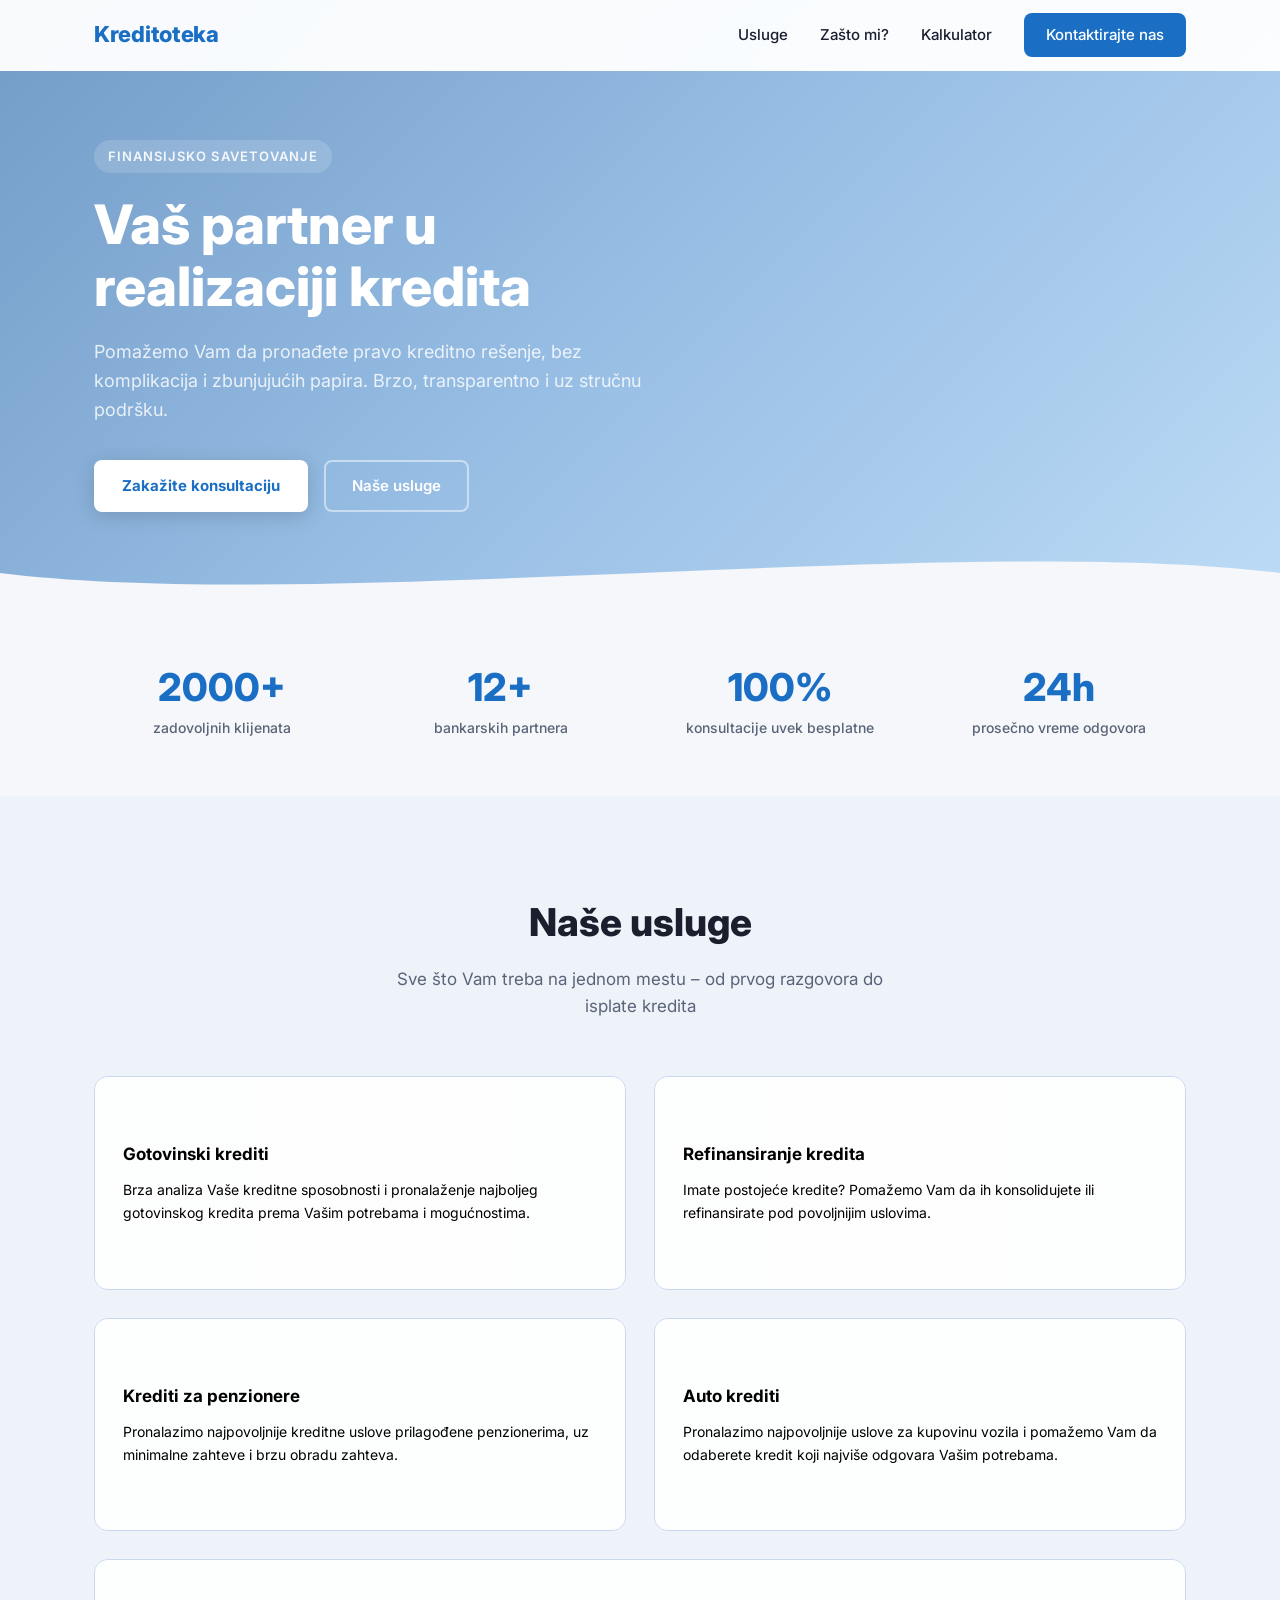
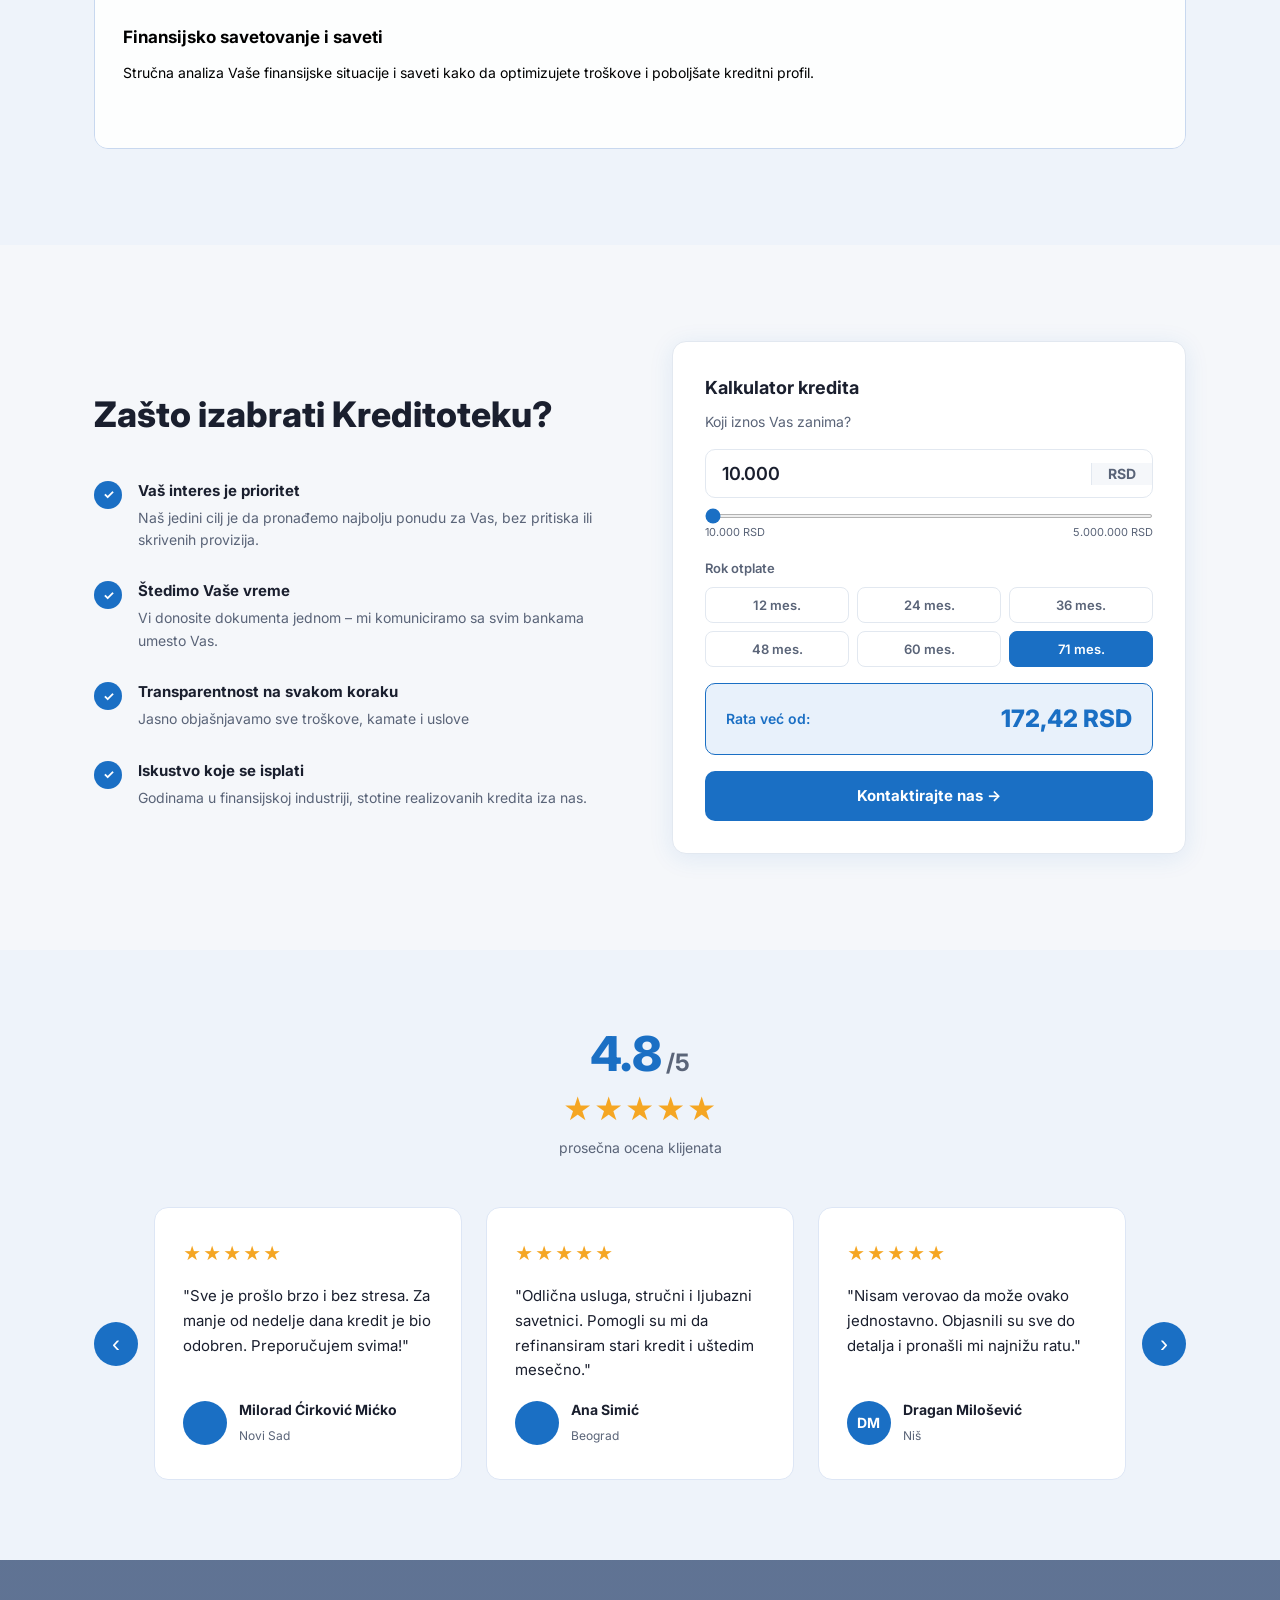
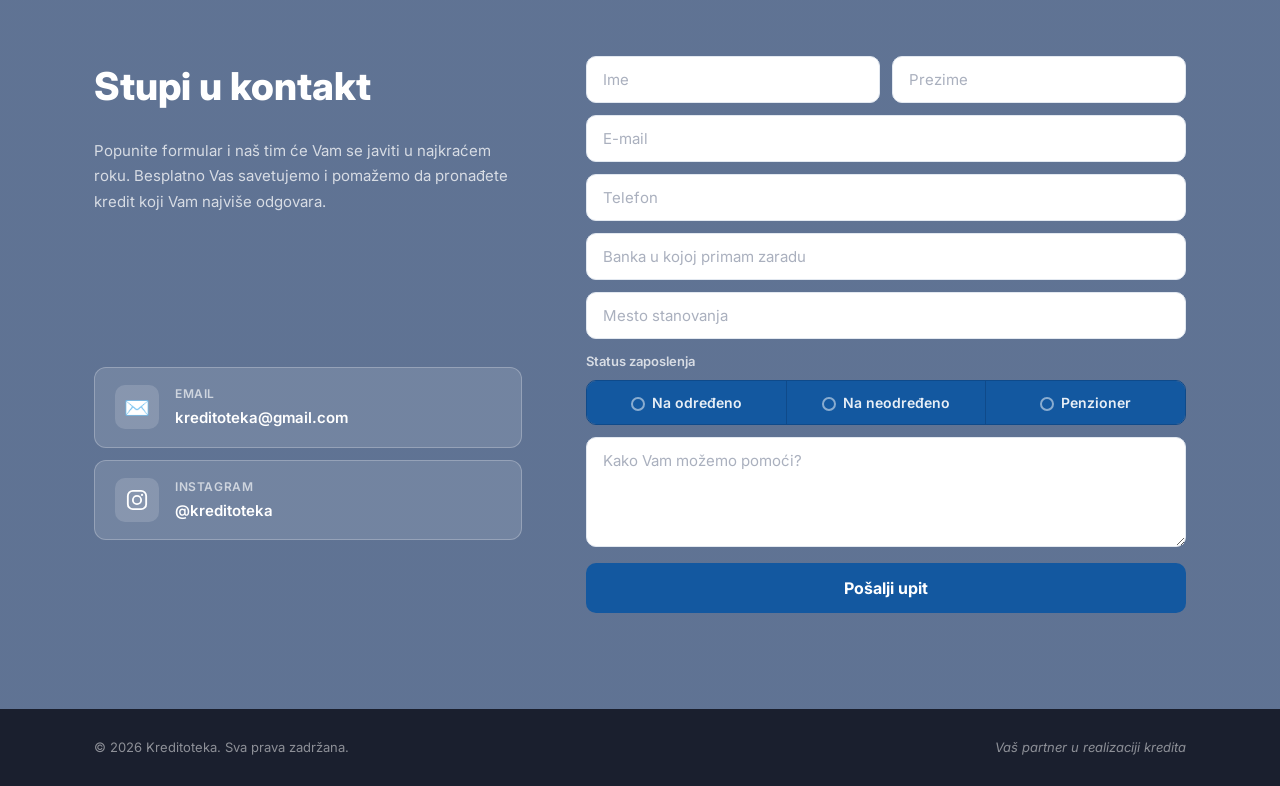
<file: index.html>
<!DOCTYPE html>
<html lang="sr">
<head>
  <meta charset="UTF-8" />
  <meta name="viewport" content="width=device-width, initial-scale=1.0" />
  <title>Kreditoteka – Vaš partner u realizaciji kredita</title>
  <meta name="description" content="Kreditoteka – stručno finansijsko savetovanje i podrška pri podizanju kredita." />
  <link rel="stylesheet" href="style.css" />
  <link rel="icon" type="image/svg+xml" href="data:image/svg+xml,<svg xmlns='http://www.w3.org/2000/svg' viewBox='0 0 32 32'><rect width='32' height='32' rx='8' fill='%231a6fc4'/><text x='50%25' y='50%25' dominant-baseline='central' text-anchor='middle' font-family='Inter,Arial,sans-serif' font-weight='800' font-size='20' fill='white'>K</text></svg>" />
  <link rel="preconnect" href="https://fonts.googleapis.com" />
  <link rel="preconnect" href="https://fonts.gstatic.com" crossorigin />
  <link href="https://fonts.googleapis.com/css2?family=Inter:wght@400;500;600;700;800&display=swap" rel="stylesheet" />
</head>
<body>

  <!-- NAV -->
  <header class="nav">
    <div class="container nav-inner">
      <a href="#" class="nav-logo">
        Kreditoteka
      </a>
      <nav class="nav-links">
        <a href="#usluge">Usluge</a>
        <a href="#zasto-mi">Zašto mi?</a>
        <a href="#zasto-mi">Kalkulator</a>
        <a href="#kontakt" class="btn-nav">Kontaktirajte nas</a>
      </nav>
      <button class="hamburger" id="hamburger" aria-label="Meni">
        <span></span><span></span><span></span>
      </button>
    </div>
    <div class="mobile-menu" id="mobileMenu">
      <a href="#usluge" onclick="closeMenu()">Usluge</a>
      <a href="#zasto-mi" onclick="closeMenu()">Zašto mi?</a>
      <a href="#kontakt" onclick="closeMenu()">Kontaktirajte nas</a>
    </div>
  </header>

  <!-- HERO -->
  <section class="hero">
    <div class="hero-bg"></div>
    <div class="container hero-content">
      <div class="hero-text">
        <span class="hero-tag">Finansijsko savetovanje</span>
        <h1>Vaš partner u<br />realizaciji <span class="accent">kredita</span></h1>
        <p class="hero-sub">Pomažemo Vam da pronađete pravo kreditno rešenje, bez komplikacija i zbunjujućih papira. Brzo, transparentno i uz stručnu podršku.</p>
        <div class="hero-cta">
          <a href="#kontakt" class="btn-primary">Zakažite konsultaciju</a>
          <a href="#usluge" class="btn-ghost">Naše usluge</a>
        </div>
      </div>
    </div>
    <div class="hero-wave">
      <svg viewBox="0 0 1440 80" xmlns="http://www.w3.org/2000/svg" preserveAspectRatio="none">
        <path d="M0,40 C360,80 1080,0 1440,40 L1440,80 L0,80 Z" fill="#f5f7fa"/>
      </svg>
    </div>
  </section>

  <!-- STATS -->
  <section class="stats">
    <div class="container stats-grid">
      <div class="stat">
        <strong>2000+</strong>
        <span>zadovoljnih klijenata</span>
      </div>
      <div class="stat">
        <strong>12+</strong>
        <span>bankarskih partnera</span>
      </div>
      <div class="stat">
        <strong>100%</strong>
        <span>konsultacije uvek besplatne</span>
      </div>
      <div class="stat">
        <strong>24h</strong>
        <span>prosečno vreme odgovora</span>
      </div>
    </div>
  </section>

  <!-- USLUGE -->
  <section class="usluge" id="usluge">
    <div class="container">
      <div class="section-header">
        <h2>Naše usluge</h2>
        <p>Sve što Vam treba na jednom mestu – od prvog razgovora do isplate kredita</p>
      </div>
      <div class="cards">
        <div class="card card-gotovinski">
          <div class="card-icon">💳</div>
          <h3>Gotovinski krediti</h3>
          <p>Brza analiza Vaše kreditne sposobnosti i pronalaženje najboljeg gotovinskog kredita prema Vašim potrebama i mogućnostima.</p>
        </div>
        <div class="card card-refinansiranje">
          <div class="card-icon">🔄</div>
          <h3>Refinansiranje kredita</h3>
          <p>Imate postojeće kredite? Pomažemo Vam da ih konsolidujete ili refinansirate pod povoljnijim uslovima.</p>
        </div>
        <div class="card card-penzioneri">
          <div class="card-icon">👴</div>
          <h3>Krediti za penzionere</h3>
          <p>Pronalazimo najpovoljnije kreditne uslove prilagođene penzionerima, uz minimalne zahteve i brzu obradu zahteva.</p>
        </div>
        <div class="card card-auto">
          <div class="card-icon">🚗</div>
          <h3>Auto krediti</h3>
          <p>Pronalazimo najpovoljnije uslove za kupovinu vozila i pomažemo Vam da odaberete kredit koji najviše odgovara Vašim potrebama.</p>
        </div>
        <div class="card card-finansijsko card-wide">
          <div class="card-icon">📊</div>
          <h3>Finansijsko savetovanje i saveti</h3>
          <p>Stručna analiza Vaše finansijske situacije i saveti kako da optimizujete troškove i poboljšate kreditni profil.</p>
        </div>
      </div>
    </div>
  </section>

  <!-- ZASTO MI -->
  <section class="zasto" id="zasto-mi">
    <div class="container zasto-inner">
      <div class="zasto-text">
        <h2>Zašto izabrati Kreditoteku?</h2>
        <ul class="check-list">
          <li>
            <span class="check">✓</span>
            <div>
              <strong>Vaš interes je prioritet</strong>
              <p>Naš jedini cilj je da pronađemo najbolju ponudu za Vas, bez pritiska ili skrivenih provizija.</p>
            </div>
          </li>
          <li>
            <span class="check">✓</span>
            <div>
              <strong>Štedimo Vaše vreme</strong>
              <p>Vi donosite dokumenta jednom – mi komuniciramo sa svim bankama umesto Vas.</p>
            </div>
          </li>
          <li>
            <span class="check">✓</span>
            <div>
              <strong>Transparentnost na svakom koraku</strong>
              <p>Jasno objašnjavamo sve troškove, kamate i uslove</p>
            </div>
          </li>
          <li>
            <span class="check">✓</span>
            <div>
              <strong>Iskustvo koje se isplati</strong>
              <p>Godinama u finansijskoj industriji, stotine realizovanih kredita iza nas.</p>
            </div>
          </li>
        </ul>
      </div>
      <div class="zasto-visual">
        <div class="visual-card calc-card" id="kalkulator">
          <h4 class="calc-title">Kalkulator kredita</h4>
          <p class="calc-subtitle">Koji iznos Vas zanima?</p>
          <div class="calc-amount-wrap">
            <input type="text" id="calcAmount" value="10.000" inputmode="numeric" placeholder="Unesite iznos" />
            <span class="calc-currency">RSD</span>
          </div>
          <div class="calc-slider-wrap">
            <input type="range" id="calcSlider" min="10000" max="5000000" step="10000" value="10000" />
            <div class="calc-slider-labels">
              <span>10.000 RSD</span><span>5.000.000 RSD</span>
            </div>
          </div>
          <div class="calc-months-wrap">
            <label class="calc-field-label">Rok otplate</label>
            <div class="calc-months-btns">
              <button class="month-btn" data-months="12">12 mes.</button>
              <button class="month-btn" data-months="24">24 mes.</button>
              <button class="month-btn" data-months="36">36 mes.</button>
              <button class="month-btn" data-months="48">48 mes.</button>
              <button class="month-btn" data-months="60">60 mes.</button>
              <button class="month-btn active" data-months="71">71 mes.</button>
            </div>
          </div>
          <div class="calc-result">
            <span>Rata već od:</span>
            <strong id="calcOutput">193,00 €</strong>
          </div>
          <a href="#kontakt" class="btn-calc">Kontaktirajte nas →</a>
        </div>
      </div>
    </div>
  </section>

  <!-- KONTAKT -->
  <section class="recenzije">
    <div class="container">
      <div class="recenzije-header">
        <div class="prosecna-ocena">
          <div class="ocena-red">
            <span class="ocena-broj">4.8</span>
            <span class="ocena-max">/5</span>
          </div>
          <div class="zvezde">★★★★★</div>
          <span class="ocena-tekst">prosečna ocena klijenata</span>
        </div>
      </div>
      <div class="karusel-wrapper">
        <button class="karusel-btn karusel-prev">&#8249;</button>
        <div class="karusel-track-outer">
          <div class="karusel-track">
            <div class="recenzija-kartica">
              <div class="rec-zvezde">★★★★★</div>
              <p>"Sve je prošlo brzo i bez stresa. Za manje od nedelje dana kredit je bio odobren. Preporučujem svima!"</p>
              <div class="rec-autor">
                <div class="rec-inicijali" style="background-image:url('https://images.unsplash.com/photo-1472099645785-5658abf4ff4e?w=100&q=80');background-size:cover;background-position:center;"></div>
                <div>
                  <strong>Milorad Ćirković Mićko</strong>
                  <span>Novi Sad</span>
                </div>
              </div>
            </div>
            <div class="recenzija-kartica">
              <div class="rec-zvezde">★★★★★</div>
              <p>"Odlična usluga, stručni i ljubazni savetnici. Pomogli su mi da refinansiram stari kredit i uštedim mesečno."</p>
              <div class="rec-autor">
                <div class="rec-inicijali" style="background-image:url('https://images.unsplash.com/photo-1494790108377-be9c29b29330?w=100&q=80');background-size:cover;background-position:center;"></div>
                <div>
                  <strong>Ana Simić</strong>
                  <span>Beograd</span>
                </div>
              </div>
            </div>
            <div class="recenzija-kartica">
              <div class="rec-zvezde">★★★★★</div>
              <p>"Nisam verovao da može ovako jednostavno. Objasnili su sve do detalja i pronašli mi najnižu ratu."</p>
              <div class="rec-autor">
                <div class="rec-inicijali">DM</div>
                <div>
                  <strong>Dragan Milošević</strong>
                  <span>Niš</span>
                </div>
              </div>
            </div>
            <div class="recenzija-kartica">
              <div class="rec-zvezde">★★★★☆</div>
              <p>"Profesionalan tim koji zaista brine o klijentima. Auto kredit sredili smo za dva dana."</p>
              <div class="rec-autor">
                <div class="rec-inicijali" style="background-image:url('https://images.unsplash.com/photo-1438761681033-6461ffad8d80?w=100&q=80');background-size:cover;background-position:center;"></div>
                <div>
                  <strong>Jelena Petrović</strong>
                  <span>Kragujevac</span>
                </div>
              </div>
            </div>
            <div class="recenzija-kartica">
              <div class="rec-zvezde">★★★★★</div>
              <p>"Kao penzioner nisam znao kuda da se okrenemo. Kreditoteka nas je provela kroz ceo proces bez ikakvih komplikacija."</p>
              <div class="rec-autor">
                <div class="rec-inicijali">SR</div>
                <div>
                  <strong>Slobodan Radović</strong>
                  <span>Subotica</span>
                </div>
              </div>
            </div>
          </div>
        </div>
        <button class="karusel-btn karusel-next">&#8250;</button>
      </div>
    </div>
  </section>

  <section class="kontakt" id="kontakt">
    <div class="container kontakt-inner-new">
      <div class="kontakt-left">
        <h2>Stupi u kontakt</h2>
        <p>Popunite formular i naš tim će Vam se javiti u najkraćem roku. Besplatno Vas savetujemo i pomažemo da pronađete kredit koji Vam najviše odgovara.</p>
      </div>
      <div class="kontakt-right">
        <form class="forma" id="kontaktForma" action="https://formspree.io/f/xwvdvnja" method="POST">
          <input type="hidden" name="_next" value="https://kreditoteka.netlify.app/success.html" />
          <div class="forma-row">
            <input type="text" name="ime" placeholder="Ime" required />
            <input type="text" name="prezime" placeholder="Prezime" required />
          </div>
          <input type="email" name="email" placeholder="E-mail" required />
          <input type="tel" name="telefon" placeholder="Telefon" required />
          <input type="text" name="banka" placeholder="Banka u kojoj primam zaradu" />
          <input type="text" name="mesto" placeholder="Mesto stanovanja" />
          <label class="forma-label">Status zaposlenja</label>
          <div class="status-group">
            <button type="button" class="status-btn" data-value="odredjeno"><span class="radio-dot"></span>Na određeno</button>
            <button type="button" class="status-btn" data-value="neodredjeno"><span class="radio-dot"></span>Na neodređeno</button>
            <button type="button" class="status-btn" data-value="penzioner"><span class="radio-dot"></span>Penzioner</button>
          </div>
          <input type="hidden" id="statusZaposlenja" name="status" />
          <textarea name="poruka" rows="4" placeholder="Kako Vam možemo pomoći?"></textarea>
          <button type="submit" class="btn-forma">Pošalji upit</button>
        </form>
      </div>
      <div class="kontakt-kartice">
          <a href="mailto:kreditoteka@gmail.com" class="kontakt-kartica">
            <div class="kontakt-kartica-ikona">✉️</div>
            <div>
              <strong>Email</strong>
              <span>kreditoteka@gmail.com</span>
            </div>
          </a>
          <a href="https://www.instagram.com/kreditoteka" target="_blank" rel="noopener noreferrer" class="kontakt-kartica">
            <div class="kontakt-kartica-ikona">
              <svg width="22" height="22" viewBox="0 0 24 24" fill="none" xmlns="http://www.w3.org/2000/svg">
                <rect x="2" y="2" width="20" height="20" rx="5.5" stroke="currentColor" stroke-width="2"/>
                <circle cx="12" cy="12" r="4.5" stroke="currentColor" stroke-width="2"/>
                <circle cx="17.5" cy="6.5" r="1.25" fill="currentColor"/>
              </svg>
            </div>
            <div>
              <strong>Instagram</strong>
              <span>@kreditoteka</span>
            </div>
          </a>
        </div>
    </div>
  </section>

  <!-- FOOTER -->
  <footer class="footer">
    <div class="container footer-inner">
      <p>© 2026 Kreditoteka. Sva prava zadržana.</p>
      <p class="footer-tag">Vaš partner u realizaciji kredita</p>
    </div>
  </footer>

  <script>
    const hamburger = document.getElementById('hamburger');
    const mobileMenu = document.getElementById('mobileMenu');

    hamburger.addEventListener('click', () => {
      hamburger.classList.toggle('open');
      mobileMenu.classList.toggle('open');
    });

    function closeMenu() {
      hamburger.classList.remove('open');
      mobileMenu.classList.remove('open');
    }

    // Smooth scroll + nav highlight on scroll
    document.querySelectorAll('a[href^="#"]').forEach(a => {
      a.addEventListener('click', e => {
        const target = document.querySelector(a.getAttribute('href'));
        if (target) {
          e.preventDefault();
          target.scrollIntoView({ behavior: 'smooth' });
        }
      });
    });

    // Sticky nav shadow
    window.addEventListener('scroll', () => {
      document.querySelector('.nav').classList.toggle('scrolled', window.scrollY > 10);
    });

    // Loan calculator — fixed 7%
    const RATE = 7 / 100 / 12;
    let MONTHS = 71;

    function formatRS(num) {
      return num.toLocaleString('de-DE'); // tačka za hiljade, zarez za decimale (evropski)
    }
    function parseRS(str) {
      return parseFloat(str.replace(/\./g, '').replace(',', '.')) || 0;
    }

    function calcLoan(raw) {
      const monthly = raw > 0 ? (raw * RATE * Math.pow(1+RATE, MONTHS)) / (Math.pow(1+RATE, MONTHS) - 1) : 0;
      document.getElementById('calcOutput').textContent = formatRS(Math.round(monthly * 100) / 100).replace(',', ',') + ' RSD';
    }

    const amountInput = document.getElementById('calcAmount');
    const slider = document.getElementById('calcSlider');

    amountInput.addEventListener('input', () => {
      const digits = amountInput.value.replace(/\./g, '').replace(/[^0-9]/g, '');
      let num = parseInt(digits) || 0;
      if (num > 5000000) num = 5000000;
      const pos = amountInput.selectionStart;
      const oldLen = amountInput.value.length;
      amountInput.value = num > 0 ? formatRS(num) : '';
      const newLen = amountInput.value.length;
      amountInput.setSelectionRange(pos + (newLen - oldLen), pos + (newLen - oldLen));
      slider.value = Math.min(Math.max(num, 10000), 5000000);
      calcLoan(num);
    });

    slider.addEventListener('input', () => {
      const num = parseInt(slider.value);
      amountInput.value = formatRS(num);
      calcLoan(num);
    });

    document.querySelectorAll('.month-btn').forEach(btn => {
      btn.addEventListener('click', () => {
        document.querySelectorAll('.month-btn').forEach(b => b.classList.remove('active'));
        btn.classList.add('active');
        MONTHS = parseInt(btn.dataset.months);
        calcLoan(parseRS(amountInput.value));
      });
    });

    // Status zaposlenja
    document.querySelectorAll('.status-btn').forEach(btn => {
      btn.addEventListener('click', () => {
        document.querySelectorAll('.status-btn').forEach(b => b.classList.remove('active'));
        btn.classList.add('active');
        document.getElementById('statusZaposlenja').value = btn.dataset.value;
      });
    });

    calcLoan(10000);

    // Animate on scroll
    const observer = new IntersectionObserver((entries) => {
      entries.forEach(e => { if (e.isIntersecting) e.target.classList.add('visible'); });
    }, { threshold: 0.1 });

    document.querySelectorAll('.card, .stat, .check-list li, .k-card').forEach(el => observer.observe(el));
  </script>
  <script>
    const track = document.querySelector('.karusel-track');
    const origCards = Array.from(document.querySelectorAll('.recenzija-kartica'));
    const prev = document.querySelector('.karusel-prev');
    const next = document.querySelector('.karusel-next');
    const total = origCards.length;

    origCards.forEach(c => track.appendChild(c.cloneNode(true)));
    origCards.forEach(c => track.insertBefore(c.cloneNode(true), track.firstChild));

    let idx = total;

    function visibleCount() {
      return window.innerWidth <= 640 ? 1 : 3;
    }

    function cardWidth() {
      return track.children[0].offsetWidth + 24;
    }

    function goTo(i, animated) {
      track.style.transition = animated ? 'transform 0.4s ease' : 'none';
      track.style.transform = `translateX(-${i * cardWidth()}px)`;
    }

    goTo(idx, false);

    track.addEventListener('transitionend', () => {
      if (idx >= total * 2) { idx = total; goTo(idx, false); }
      if (idx <= 0) { idx = total; goTo(idx, false); }
    });

    next.addEventListener('click', () => { idx++; goTo(idx, true); });
    prev.addEventListener('click', () => { idx--; goTo(idx, true); });
    window.addEventListener('resize', () => goTo(idx, false));
  </script>

</body>
</html>
</file>
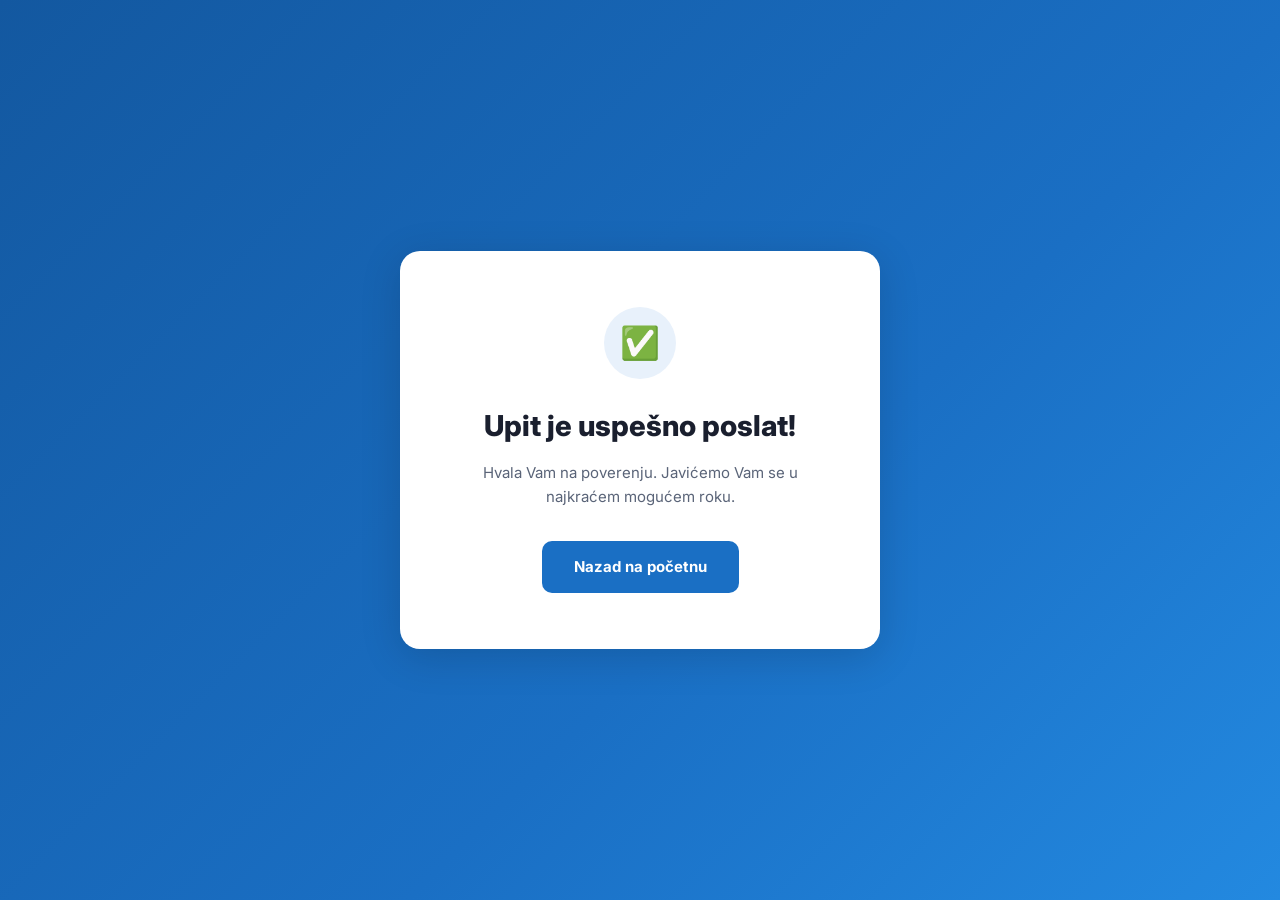
<file: success.html>
<!DOCTYPE html>
<html lang="sr">
<head>
  <meta charset="UTF-8" />
  <meta name="viewport" content="width=device-width, initial-scale=1.0" />
  <title>Upit poslat – Kreditoteka</title>
  <link rel="stylesheet" href="style.css" />
  <link href="https://fonts.googleapis.com/css2?family=Inter:wght@400;600;700;800&display=swap" rel="stylesheet" />
  <style>
    .success-page {
      min-height: 100vh;
      display: flex;
      align-items: center;
      justify-content: center;
      background: linear-gradient(135deg, #1358a0 0%, #1a6fc4 60%, #2389e0 100%);
      text-align: center;
      padding: 24px;
    }
    .success-box {
      background: white;
      border-radius: 20px;
      padding: 56px 48px;
      max-width: 480px;
      width: 100%;
      box-shadow: 0 8px 40px rgba(0,0,0,0.15);
    }
    .success-icon {
      width: 72px;
      height: 72px;
      background: #e8f1fb;
      border-radius: 50%;
      display: flex;
      align-items: center;
      justify-content: center;
      margin: 0 auto 24px;
      font-size: 2rem;
    }
    .success-box h1 {
      font-size: 1.8rem;
      font-weight: 800;
      color: #1a1f2e;
      margin-bottom: 12px;
    }
    .success-box p {
      font-size: 15px;
      color: #5a6478;
      line-height: 1.6;
      margin-bottom: 32px;
    }
    .success-box a {
      display: inline-block;
      background: #1a6fc4;
      color: white;
      font-weight: 700;
      font-size: 15px;
      padding: 14px 32px;
      border-radius: 10px;
      text-decoration: none;
      transition: background .2s;
    }
    .success-box a:hover { background: #1358a0; }
  </style>
</head>
<body>
  <div class="success-page">
    <div class="success-box">
      <div class="success-icon">✅</div>
      <h1>Upit je uspešno poslat!</h1>
      <p>Hvala Vam na poverenju. Javićemo Vam se u najkraćem mogućem roku.</p>
      <a href="/">Nazad na početnu</a>
    </div>
  </div>
</body>
</html>
</file>
<file: style.css>
*, *::before, *::after { box-sizing: border-box; margin: 0; padding: 0; }

:root {
  --blue: #1a6fc4;
  --blue-dark: #1358a0;
  --blue-light: #e8f1fb;
  --text: #1a1f2e;
  --muted: #5a6478;
  --bg: #f5f7fa;
  --white: #ffffff;
  --radius: 14px;
  --shadow: 0 4px 24px rgba(26,111,196,0.10);
}

html {
  scroll-behavior: smooth;
  overflow-x: hidden;
}

body {
  font-family: 'Inter', sans-serif;
  color: var(--text);
  background: var(--white);
  line-height: 1.6;
  overflow-x: hidden;
}

.container {
  max-width: 1140px;
  margin: 0 auto;
  padding: 0 24px;
}

/* ── NAV ── */
.nav {
  position: fixed;
  top: 0; left: 0; right: 0;
  z-index: 100;
  background: rgba(255,255,255,0.95);
  backdrop-filter: blur(10px);
  border-bottom: 1px solid transparent;
  transition: border-color .2s, box-shadow .2s;
}
.nav.scrolled {
  border-bottom-color: #e2e8f0;
  box-shadow: 0 2px 16px rgba(0,0,0,0.07);
}
.nav-inner {
  display: flex;
  align-items: center;
  justify-content: space-between;
  height: 70px;
}
.nav-logo {
  font-size: 22px;
  font-weight: 800;
  color: var(--blue) !important;
  text-decoration: none;
  letter-spacing: -0.3px;
}
.nav-links {
  display: flex;
  align-items: center;
  gap: 32px;
}
.nav-links a {
  text-decoration: none;
  color: var(--text);
  font-weight: 500;
  font-size: 15px;
  transition: color .2s;
}
.nav-links a:hover { color: var(--blue); }
.btn-nav {
  background: var(--blue);
  color: var(--white) !important;
  padding: 10px 22px;
  border-radius: 8px;
  transition: background .2s !important;
}
.btn-nav:hover { background: var(--blue-dark) !important; }

.hamburger {
  display: none;
  flex-direction: column;
  gap: 5px;
  background: none;
  border: none;
  cursor: pointer;
  padding: 4px;
}
.hamburger span {
  display: block;
  width: 24px;
  height: 2px;
  background: var(--text);
  border-radius: 2px;
  transition: transform .3s, opacity .3s;
}
.hamburger.open span:nth-child(1) { transform: translateY(7px) rotate(45deg); }
.hamburger.open span:nth-child(2) { opacity: 0; }
.hamburger.open span:nth-child(3) { transform: translateY(-7px) rotate(-45deg); }

.mobile-menu {
  display: none;
  flex-direction: column;
  background: var(--white);
  border-top: 1px solid #e2e8f0;
  padding: 16px 24px 24px;
  gap: 16px;
}
.mobile-menu a {
  text-decoration: none;
  color: var(--text);
  font-weight: 500;
  font-size: 16px;
}
.mobile-menu.open { display: flex; }

/* ── HERO ── */
.hero {
  position: relative;
  background: url('https://images.unsplash.com/photo-1573496359142-b8d87734a5a2?w=1600&q=80') 65% 20% / cover no-repeat;
  padding: 140px 0 100px;
  overflow: hidden;
}
.hero-bg {
  position: absolute;
  inset: 0;
  background: linear-gradient(135deg, rgba(19,88,160,0.60) 0%, rgba(26,111,196,0.45) 50%, rgba(35,137,224,0.30) 100%);
}
.hero-content {
  position: relative;
  display: flex;
  align-items: center;
  justify-content: space-between;
  gap: 48px;
}
.hero-text {
  flex: 1;
  max-width: 600px;
}
.hero-logo {
  position: absolute;
  bottom: 90px;
  right: 24px;
}
.hero-logo img {
  width: 140px;
  height: 140px;
  object-fit: contain;
  opacity: 0.35;
}
.hero-tag {
  display: inline-block;
  background: rgba(255,255,255,0.15);
  color: rgba(255,255,255,0.9);
  font-size: 13px;
  font-weight: 600;
  letter-spacing: .08em;
  text-transform: uppercase;
  padding: 6px 14px;
  border-radius: 20px;
  margin-bottom: 20px;
}
.hero h1 {
  font-size: clamp(2.2rem, 5vw, 3.4rem);
  font-weight: 800;
  color: var(--white);
  line-height: 1.15;
  margin-bottom: 20px;
}
.hero h1 .accent {
  color: var(--white);
}
.hero-sub {
  font-size: 18px;
  color: rgba(255,255,255,0.82);
  max-width: 560px;
  margin-bottom: 36px;
}
.hero-cta {
  display: flex;
  gap: 16px;
  flex-wrap: wrap;
}
.btn-primary {
  background: var(--white);
  color: var(--blue);
  font-weight: 700;
  font-size: 15px;
  padding: 14px 28px;
  border-radius: 8px;
  text-decoration: none;
  transition: transform .2s, box-shadow .2s;
  box-shadow: 0 4px 20px rgba(0,0,0,0.15);
}
.btn-primary:hover { transform: translateY(-2px); box-shadow: 0 8px 28px rgba(0,0,0,0.2); }
.btn-ghost {
  border: 2px solid rgba(255,255,255,0.5);
  color: var(--white);
  font-weight: 600;
  font-size: 15px;
  padding: 12px 26px;
  border-radius: 8px;
  text-decoration: none;
  transition: background .2s, border-color .2s;
}
.btn-ghost:hover { background: rgba(255,255,255,0.1); border-color: var(--white); }

.hero-wave {
  position: absolute;
  bottom: -1px; left: 0; right: 0;
}
.hero-wave svg { display: block; width: 100%; height: 80px; }

/* ── STATS ── */
.stats {
  background: var(--bg);
  padding: 56px 0;
}
.stats-grid {
  display: grid;
  grid-template-columns: repeat(4, 1fr);
  gap: 24px;
}
.stat {
  text-align: center;
  opacity: 0;
  transform: translateY(20px);
  transition: opacity .5s, transform .5s;
}
.stat.visible { opacity: 1; transform: none; }
.stat strong {
  display: block;
  font-size: 2.4rem;
  font-weight: 800;
  color: var(--blue);
  line-height: 1;
  margin-bottom: 8px;
}
.stat span {
  font-size: 14px;
  color: var(--muted);
  font-weight: 500;
}

/* ── USLUGE ── */
.usluge {
  padding: 96px 0;
  background: #eef3fa;
}
.section-header {
  text-align: center;
  margin-bottom: 56px;
}
.section-header h2 {
  font-size: clamp(1.8rem, 3vw, 2.4rem);
  font-weight: 800;
  margin-bottom: 12px;
}
.section-header p {
  font-size: 17px;
  color: var(--muted);
  max-width: 520px;
  margin: 0 auto;
}
.section-header.light h2 { color: var(--white); }
.section-header.light p { color: rgba(255,255,255,0.75); }

.cards {
  display: grid;
  grid-template-columns: repeat(2, 1fr);
  gap: 28px;
}
.card-wide {
  grid-column: 1 / -1;
}
.card {
  background: var(--bg);
  border-radius: var(--radius);
  padding: 64px 28px;
  border: 1px solid #c8d8ef;
  transition: border-color .2s, box-shadow .2s, transform .2s, opacity .5s;
  opacity: 0;
  transform: translateY(24px);
  position: relative;
  overflow: hidden;
}
.card::before {
  content: '';
  position: absolute;
  inset: 0;
  background-size: cover;
  background-position: center;
  opacity: 1;
  z-index: 0;
}
.card > * { position: relative; z-index: 1; }
.card.visible { opacity: 1; transform: none; }
.card:hover {
  border-color: var(--blue);
  box-shadow: var(--shadow);
  transform: translateY(-4px);
}
.card-gotovinski::before { background-image: linear-gradient(rgba(255,255,255,0.82),rgba(255,255,255,0.82)), url('https://images.unsplash.com/photo-1567427017947-545c5f8d16ad?w=800&q=80'); }
.card-refinansiranje::before { background-image: linear-gradient(rgba(255,255,255,0.82),rgba(255,255,255,0.82)), url('https://images.unsplash.com/photo-1450101499163-c8848c66ca85?w=800&q=80'); }
.card-auto::before { background-image: linear-gradient(rgba(255,255,255,0.82),rgba(255,255,255,0.82)), url('https://images.unsplash.com/photo-1449965408869-eaa3f722e40d?w=800&q=80'); }
.card-finansijsko::before { background-image: linear-gradient(rgba(255,255,255,0.82),rgba(255,255,255,0.82)), url('https://images.unsplash.com/photo-1554224155-8d04cb21cd6c?w=800&q=80'); }
.card-penzioneri::before { background-image: linear-gradient(rgba(255,255,255,0.82),rgba(255,255,255,0.82)), url('https://images.unsplash.com/photo-1746192703433-9313b8ebcc4a?w=800&q=80'); }
.card-icon {
  display: none;
}
.card h3 {
  font-size: 17px;
  font-weight: 700;
  margin-bottom: 10px;
  color: #000;
}
.card p {
  font-size: 14px;
  color: #000;
  line-height: 1.65;
}

/* ── ZASTO ── */
.zasto {
  background: var(--bg);
  padding: 96px 0;
}
.zasto-inner {
  display: grid;
  grid-template-columns: 1fr 1fr;
  gap: 64px;
  align-items: center;
}
.zasto-text h2 {
  font-size: clamp(1.8rem, 3vw, 2.2rem);
  font-weight: 800;
  margin-bottom: 36px;
}
.check-list {
  list-style: none;
  display: flex;
  flex-direction: column;
  gap: 28px;
}
.check-list li {
  display: flex;
  gap: 16px;
  opacity: 0;
  transform: translateX(-20px);
  transition: opacity .5s, transform .5s;
}
.check-list li.visible { opacity: 1; transform: none; }
.check {
  flex-shrink: 0;
  width: 28px;
  height: 28px;
  background: var(--blue);
  color: var(--white);
  border-radius: 50%;
  display: flex;
  align-items: center;
  justify-content: center;
  font-size: 13px;
  font-weight: 700;
  margin-top: 2px;
}
.check-list strong {
  display: block;
  font-size: 15px;
  font-weight: 700;
  margin-bottom: 4px;
}
.check-list p {
  font-size: 14px;
  color: var(--muted);
  line-height: 1.6;
}

.visual-card {
  background: var(--white);
  border-radius: var(--radius);
  padding: 32px;
  box-shadow: var(--shadow);
  border: 1px solid #e2e8f0;
}
.vc-row {
  display: flex;
  justify-content: space-between;
  align-items: center;
  padding: 14px 16px;
  border-radius: 8px;
  margin-bottom: 8px;
  font-size: 14px;
  font-weight: 500;
}
.vc-row.highlight {
  background: var(--blue-light);
  border: 1.5px solid var(--blue);
}
.rate {
  font-weight: 700;
  font-size: 16px;
}
.rate.bad { color: var(--muted); }
.rate.good { color: var(--blue); }
.vc-note {
  text-align: center;
  font-size: 12px;
  color: var(--muted);
  margin-top: 12px;
}

.calc-card { display: flex; flex-direction: column; gap: 16px; }

.calc-title {
  font-size: 18px;
  font-weight: 700;
  color: var(--text);
}
.calc-subtitle {
  font-size: 14px;
  color: var(--muted);
  margin-top: -8px;
}
.calc-amount-wrap {
  display: flex;
  align-items: center;
  border: 1.5px solid #e2e8f0;
  border-radius: 10px;
  overflow: hidden;
  transition: border-color .2s;
}
.calc-amount-wrap:focus-within { border-color: var(--blue); }
.calc-amount-wrap input {
  flex: 1;
  border: none;
  outline: none;
  padding: 13px 16px;
  font-size: 18px;
  font-weight: 600;
  font-family: inherit;
  color: var(--text);
  background: transparent;
  -moz-appearance: textfield;
}
.calc-amount-wrap input::-webkit-outer-spin-button,
.calc-amount-wrap input::-webkit-inner-spin-button {
  -webkit-appearance: none;
  margin: 0;
}
.calc-currency {
  padding: 0 16px;
  font-size: 14px;
  font-weight: 700;
  color: var(--muted);
  background: var(--bg);
  height: 100%;
  display: flex;
  align-items: center;
  border-left: 1.5px solid #e2e8f0;
}
.calc-field-label {
  font-size: 13px;
  font-weight: 600;
  color: var(--muted);
  display: block;
  margin-bottom: 8px;
}
.calc-months-wrap { display: flex; flex-direction: column; }
.calc-months-btns {
  display: grid;
  grid-template-columns: repeat(3, 1fr);
  gap: 8px;
}
.month-btn {
  border: 1.5px solid #e2e8f0;
  background: var(--white);
  border-radius: 8px;
  padding: 9px 6px;
  font-size: 13px;
  font-weight: 600;
  font-family: inherit;
  color: var(--muted);
  cursor: pointer;
  transition: border-color .2s, background .2s, color .2s;
}
.month-btn:hover { border-color: var(--blue); color: var(--blue); }
.month-btn.active { border-color: var(--blue); background: var(--blue); color: var(--white); }

.calc-slider-wrap { display: flex; flex-direction: column; gap: 6px; }
.calc-slider-wrap input[type=range] {
  width: 100%;
  accent-color: var(--blue);
  height: 4px;
  cursor: pointer;
}
.calc-slider-labels {
  display: flex;
  justify-content: space-between;
  font-size: 11px;
  color: var(--muted);
}
.calc-result {
  display: flex;
  justify-content: space-between;
  align-items: center;
  background: var(--blue-light);
  border: 1.5px solid var(--blue);
  border-radius: 10px;
  padding: 16px 20px;
}
.calc-result span { font-size: 14px; font-weight: 600; color: var(--blue); }
.calc-result strong { font-size: 24px; font-weight: 800; color: var(--blue); }

.btn-calc {
  display: block;
  text-align: center;
  background: var(--blue);
  color: var(--white);
  font-weight: 700;
  font-size: 15px;
  padding: 13px;
  border-radius: 10px;
  text-decoration: none;
  transition: background .2s;
}
.btn-calc:hover { background: var(--blue-dark); }

/* ── KONTAKT ── */
/* Recenzije */
.recenzije {
  padding: 80px 0;
  background: #eef3fa;
}
.recenzije-header {
  text-align: center;
  margin-bottom: 48px;
}
.prosecna-ocena {
  display: inline-flex;
  flex-direction: column;
  align-items: center;
  gap: 4px;
}
.ocena-red {
  display: flex;
  align-items: baseline;
  gap: 4px;
}
.ocena-broj {
  font-size: 3rem;
  font-weight: 800;
  color: var(--blue);
  line-height: 1;
}
.ocena-max {
  font-size: 1.5rem;
  font-weight: 700;
  color: var(--muted);
}
.zvezde {
  font-size: 1.8rem;
  color: #f5a623;
  letter-spacing: 2px;
}
.ocena-tekst {
  font-size: 14px;
  color: var(--muted);
}
.karusel-wrapper {
  display: flex;
  align-items: center;
  gap: 16px;
}
.karusel-track-outer {
  overflow: hidden;
  flex: 1;
}
.karusel-track {
  display: flex;
  gap: 24px;
  transition: transform 0.4s ease;
}
.recenzija-kartica {
  min-width: calc(33.333% - 16px);
  background: var(--white);
  border: 1px solid #dde6f5;
  border-radius: var(--radius);
  padding: 32px 28px;
  display: flex;
  flex-direction: column;
  gap: 16px;
}
.rec-zvezde {
  color: #f5a623;
  font-size: 1.1rem;
  letter-spacing: 2px;
}
.recenzija-kartica p {
  font-size: 15px;
  line-height: 1.65;
  color: var(--text);
  flex: 1;
}
.rec-autor {
  display: flex;
  align-items: center;
  gap: 12px;
}
.rec-inicijali {
  width: 44px;
  height: 44px;
  border-radius: 50%;
  background: var(--blue);
  color: white;
  font-weight: 700;
  font-size: 14px;
  display: flex;
  align-items: center;
  justify-content: center;
  flex-shrink: 0;
}
.rec-autor strong {
  display: block;
  font-size: 14px;
  color: var(--text);
}
.rec-autor span {
  font-size: 12px;
  color: var(--muted);
}
.karusel-btn {
  background: var(--blue);
  color: white;
  border: none;
  border-radius: 50%;
  width: 44px;
  height: 44px;
  font-size: 1.5rem;
  cursor: pointer;
  display: flex;
  align-items: center;
  justify-content: center;
  flex-shrink: 0;
  transition: background .2s;
}
.karusel-btn:hover { background: var(--blue-dark); }

.kontakt {
  background: linear-gradient(rgba(10,40,90,0.65), rgba(10,40,90,0.65)), url('https://images.unsplash.com/photo-1763729805496-b5dbf7f00c79?w=1600&q=80') center/cover no-repeat;
  padding: 96px 0;
}
.kontakt-inner { text-align: center; }
.kontakt-cards {
  display: flex;
  justify-content: center;
  gap: 24px;
  margin-top: 48px;
  flex-wrap: wrap;
}
.k-card {
  background: rgba(255,255,255,0.12);
  backdrop-filter: blur(8px);
  border: 1.5px solid rgba(255,255,255,0.25);
  border-radius: var(--radius);
  padding: 36px 48px;
  display: flex;
  flex-direction: column;
  align-items: center;
  gap: 10px;
  text-decoration: none;
  color: var(--white);
  min-width: 220px;
  transition: background .2s, transform .2s, opacity .5s;
  opacity: 0;
  transform: translateY(20px);
}
.k-card.visible { opacity: 1; transform: none; }
.k-card:hover {
  background: rgba(255,255,255,0.2);
  transform: translateY(-4px);
}
.k-icon {
  font-size: 1.8rem;
  line-height: 1;
}
.k-card strong {
  font-size: 16px;
  font-weight: 700;
}
.k-card span {
  font-size: 14px;
  opacity: 0.85;
}
.k-card.insta .k-icon { color: var(--white); }

/* ── KONTAKT FORMA ── */
.kontakt-inner-new {
  display: grid;
  grid-template-columns: 1fr 1.4fr;
  gap: 64px;
  align-items: start;
}
.kontakt-left h2 {
  font-size: clamp(1.8rem, 3vw, 2.4rem);
  font-weight: 800;
  color: var(--white);
  margin-bottom: 20px;
}
.kontakt-left p {
  font-size: 15px;
  color: rgba(255,255,255,0.75);
  line-height: 1.7;
  margin-bottom: 16px;
}
.kontakt-right {
  grid-column: 2;
  grid-row: 1 / 3;
}
.kontakt-kartice {
  display: flex;
  flex-direction: column;
  gap: 12px;
  margin-top: 0;
  grid-column: 1;
  grid-row: 2;
}
.kontakt-kartica {
  display: flex;
  align-items: center;
  gap: 16px;
  background: rgba(255,255,255,0.12);
  border: 1.5px solid rgba(255,255,255,0.25);
  border-radius: 12px;
  padding: 16px 20px;
  text-decoration: none;
  color: var(--white);
  transition: background .2s, transform .2s;
}
.kontakt-kartica:hover {
  background: rgba(255,255,255,0.2);
  transform: translateY(-2px);
}
.kontakt-kartica-ikona {
  width: 44px;
  height: 44px;
  background: rgba(255,255,255,0.15);
  border-radius: 10px;
  display: flex;
  align-items: center;
  justify-content: center;
  font-size: 1.3rem;
  flex-shrink: 0;
}
.kontakt-kartica strong {
  display: block;
  font-size: 12px;
  font-weight: 600;
  opacity: 0.65;
  margin-bottom: 2px;
  text-transform: uppercase;
  letter-spacing: .05em;
}
.kontakt-kartica span {
  font-size: 15px;
  font-weight: 600;
}

.forma {
  display: flex;
  flex-direction: column;
  gap: 12px;
}
.forma-row {
  display: grid;
  grid-template-columns: 1fr 1fr;
  gap: 12px;
}
.forma input,
.forma textarea {
  width: 100%;
  background: var(--white);
  border: 1.5px solid #e2e8f0;
  border-radius: 10px;
  padding: 13px 16px;
  font-size: 15px;
  font-family: inherit;
  color: var(--text);
  outline: none;
  transition: border-color .2s;
}
.forma-label {
  display: block;
  font-size: 13px;
  font-weight: 600;
  color: rgba(255,255,255,0.75);
  margin-bottom: -4px;
}
.status-group {
  display: grid;
  grid-template-columns: repeat(3, 1fr);
  border: 1.5px solid #0f4a8a;
  border-radius: 10px;
  overflow: hidden;
}
.status-btn {
  background: var(--blue-dark);
  border: none;
  border-right: 1.5px solid #0f4a8a;
  padding: 13px 8px;
  font-size: 14px;
  font-weight: 600;
  font-family: inherit;
  color: rgba(255,255,255,0.9);
  cursor: pointer;
  transition: background .2s, color .2s;
}
.status-btn:last-child { border-right: none; }
.status-btn:hover { background: #0f4a8a; color: var(--white); }
.status-btn.active { background: var(--white); color: var(--blue); }
.status-btn.active .radio-dot { background: var(--blue); border-color: var(--blue); box-shadow: inset 0 0 0 3px var(--white); }

.radio-dot {
  display: inline-block;
  width: 14px;
  height: 14px;
  border-radius: 50%;
  border: 2px solid rgba(255,255,255,0.5);
  margin-right: 7px;
  vertical-align: middle;
  flex-shrink: 0;
  transition: background .2s, border-color .2s, box-shadow .2s;
}
.status-btn.active .radio-dot { background: var(--blue); border-color: var(--blue); box-shadow: inset 0 0 0 3px var(--white); }

.radio-dot {
  display: inline-block;
  width: 14px;
  height: 14px;
  border-radius: 50%;
  border: 2px solid rgba(255,255,255,0.5);
  margin-right: 7px;
  vertical-align: middle;
  flex-shrink: 0;
  transition: background .2s, border-color .2s, box-shadow .2s;
}
.forma input::placeholder,
.forma textarea::placeholder { color: #aab0be; }
.forma input:focus,
.forma textarea:focus { border-color: var(--blue); }
.forma textarea { resize: vertical; min-height: 110px; }
.btn-forma {
  background: var(--blue-dark);
  color: var(--white);
  font-weight: 700;
  font-size: 16px;
  font-family: inherit;
  border: none;
  border-radius: 10px;
  padding: 15px;
  cursor: pointer;
  transition: background .2s, transform .2s;
  margin-top: 4px;
}
.btn-forma:hover { background: #0f4a8a; transform: translateY(-2px); }

@media (max-width: 860px) {
  .kontakt-inner-new { grid-template-columns: 1fr; gap: 40px; }
  .forma-row { grid-template-columns: 1fr; }
}

/* ── FOOTER ── */
.footer {
  background: var(--text);
  padding: 28px 0;
}
.footer-inner {
  display: flex;
  justify-content: space-between;
  align-items: center;
  flex-wrap: wrap;
  gap: 8px;
}
.footer p {
  font-size: 13px;
  color: rgba(255,255,255,0.5);
}
.footer-tag {
  font-style: italic;
}

/* ── RESPONSIVE ── */
@media (max-width: 900px) {
  .stats-grid { grid-template-columns: repeat(2, 1fr); }
  .cards { grid-template-columns: repeat(2, 1fr); }
  .zasto-inner { grid-template-columns: 1fr; gap: 40px; }
  .hero-logo img { width: 260px; height: 260px; }
}

@media (max-width: 640px) {
  .nav-links { display: none; }
  .hamburger { display: flex; }

  /* Hero */
  .hero { padding: 100px 0 70px; }
  .hero-sub { display: none; }
  .hero h1 { margin-top: 80px; }
  .hero-content { flex-direction: column-reverse; align-items: center; text-align: center; gap: 24px; }
  .hero-text { max-width: 100%; }
  .hero-logo img { width: 160px; height: 160px; }
  .hero-cta { justify-content: center; }
  .hero-sub { font-size: 16px; }

  /* Stats */
  .stats-grid { grid-template-columns: repeat(2, 1fr); gap: 16px; }
  .stat strong { font-size: 2rem; }

  /* Usluge */
  .usluge { padding: 64px 0; }
  .cards { grid-template-columns: 1fr; }

  /* Zasto */
  .zasto { padding: 64px 0; }
  .zasto-inner { gap: 32px; }
  .visual-card { padding: 24px 16px; width: 100%; box-sizing: border-box; }
  .calc-months-btns { grid-template-columns: repeat(3, 1fr); }
  .zasto-visual { width: 100%; overflow: hidden; }
  .check-list li { overflow: hidden; }
  .check-list p { word-break: break-word; }

  /* Kontakt */
  .kontakt { padding: 64px 0; }
  .kontakt-cards { flex-direction: column; align-items: center; }
  .k-card { width: 100%; max-width: 100%; padding: 28px 24px; }
  .kontakt-inner-new { display: flex; flex-direction: column; }
  .kontakt-left { order: 0; }
  .kontakt-right { order: 1; }
  .kontakt-kartice { order: 2; margin-top: 24px; grid-column: unset; grid-row: unset; }

  /* Footer */
  .footer-inner { flex-direction: column; text-align: center; gap: 4px; }

  /* General */
  .section-header { margin-bottom: 36px; }
  .section-header p { font-size: 15px; }

  /* Recenzije */
  .recenzije { padding: 56px 0; }
  .karusel-wrapper { gap: 8px; }
  .karusel-btn { width: 36px; height: 36px; font-size: 1.2rem; flex-shrink: 0; }
  .recenzija-kartica { min-width: calc(100% - 0px); padding: 24px 20px; }
}
</file>
